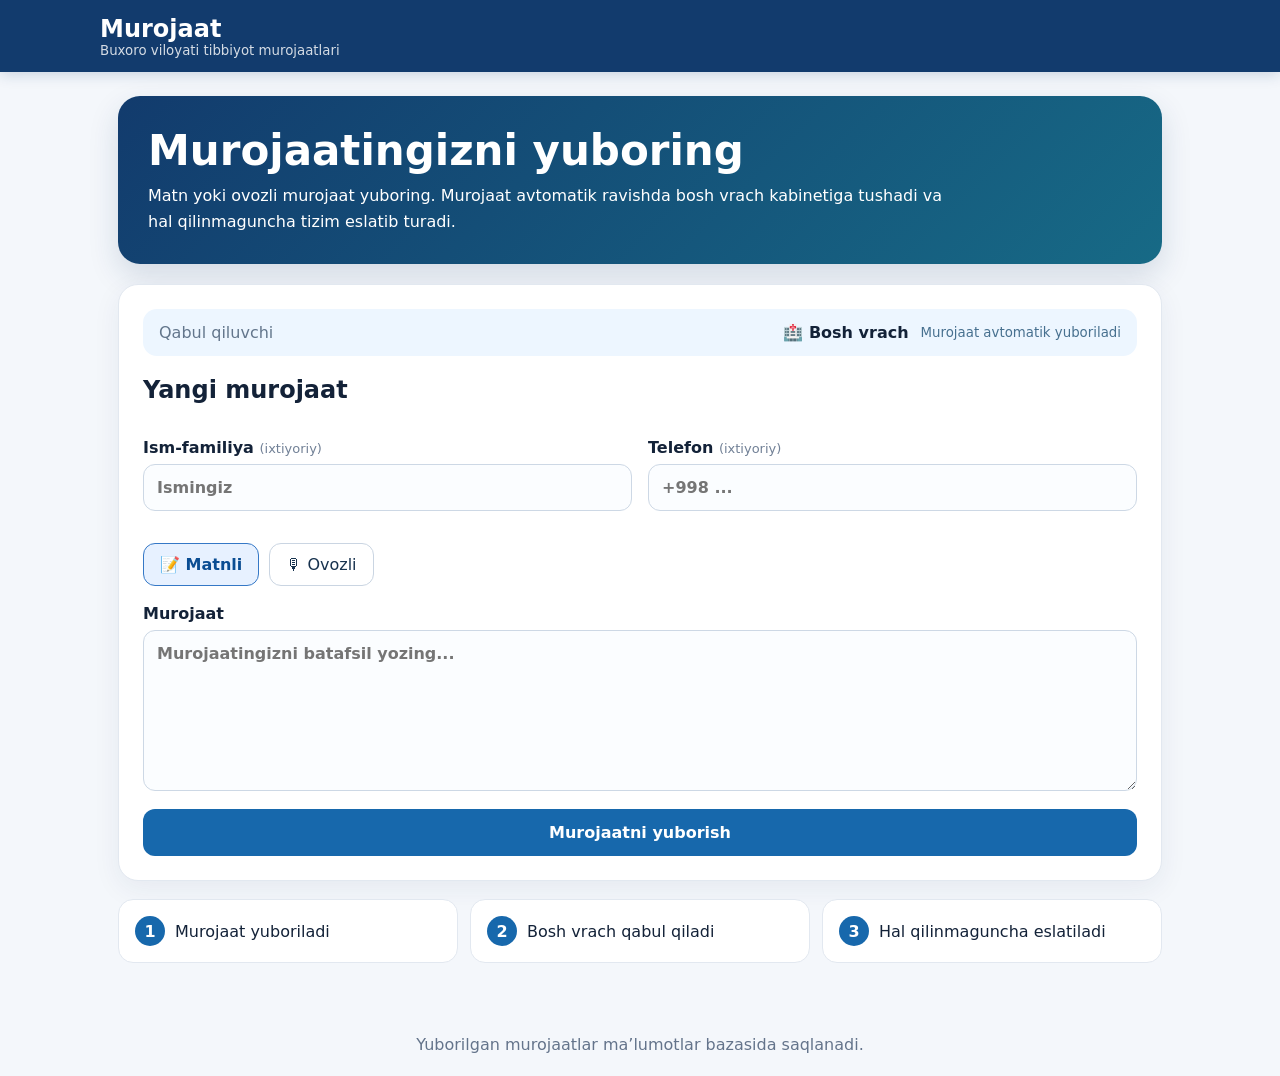
<file: index.html>
<!doctype html><html lang="uz"><head><meta charset="utf-8"><meta name="viewport" content="width=device-width,initial-scale=1,viewport-fit=cover"><meta name="theme-color" content="#123b6d"><title>Murojaat yuborish</title><link rel="manifest" href="./manifest.webmanifest"><link rel="stylesheet" href="./app.css"></head><body><header><div><b>Murojaat</b><small>Buxoro viloyati tibbiyot murojaatlari</small></div><button id="install" hidden>Ilovani o‘rnatish</button></header><main><section class="hero"><h1>Murojaatingizni yuboring</h1><p>Matn yoki ovozli murojaat yuboring. Murojaat avtomatik ravishda bosh vrach kabinetiga tushadi va hal qilinmaguncha tizim eslatib turadi.</p></section><section class="panel citizenOnly"><div class="receiver"><span>Qabul qiluvchi</span><b>🏥 Bosh vrach</b><small>Murojaat avtomatik yuboriladi</small></div><h2>Yangi murojaat</h2><div class="grid"><label>Ism-familiya <span>(ixtiyoriy)</span><input id="citizenName" autocomplete="name" placeholder="Ismingiz"></label><label>Telefon <span>(ixtiyoriy)</span><input id="citizenPhone" inputmode="tel" autocomplete="tel" placeholder="+998 ..."></label></div><div class="mode"><button id="textMode" class="chosen">📝 Matnli</button><button id="voiceMode">🎙 Ovozli</button></div><div id="textBox"><label>Murojaat<textarea id="message" rows="7" maxlength="4000" placeholder="Murojaatingizni batafsil yozing..."></textarea></label></div><div id="voiceBox" hidden><div class="rec"><button id="recordBtn">● Ovoz yozishni boshlash</button><b id="timer">00:00</b><audio id="preview" controls hidden></audio><p>Ovoz yozuvi 60 soniyagacha.</p></div></div><button id="submit" class="primary">Murojaatni yuborish</button><div id="result" class="notice" hidden></div></section><section class="infoStrip"><div><b>1</b><span>Murojaat yuboriladi</span></div><div><b>2</b><span>Bosh vrach qabul qiladi</span></div><div><b>3</b><span>Hal qilinmaguncha eslatiladi</span></div></section></main><footer>Yuborilgan murojaatlar ma’lumotlar bazasida saqlanadi.</footer><script src="./app.js"></script></body></html>
</file>
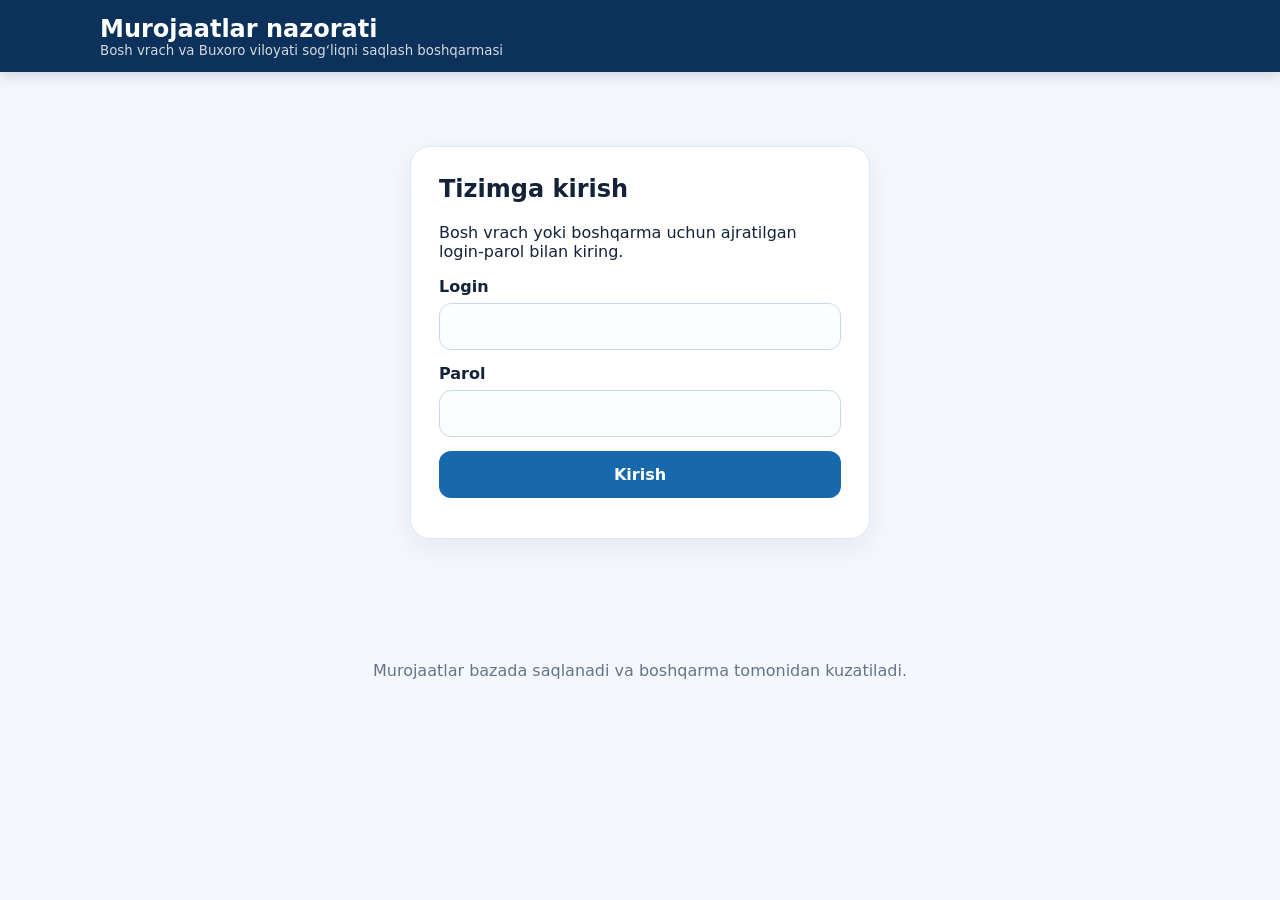
<file: portal.html>
<!doctype html><html lang="uz"><head><meta charset="utf-8"><meta name="viewport" content="width=device-width,initial-scale=1"><meta name="theme-color" content="#123b6d"><title>Murojaatlar nazorati</title><link rel="stylesheet" href="./app.css"></head><body><header class="portalTop"><div><b>Murojaatlar nazorati</b><small>Bosh vrach va Buxoro viloyati sog‘liqni saqlash boshqarmasi</small></div></header><main><section id="loginView" class="loginWrap"><div class="panel"><h2>Tizimga kirish</h2><p>Bosh vrach yoki boshqarma uchun ajratilgan login-parol bilan kiring.</p><label>Login<input id="login" autocomplete="username"></label><label>Parol<input id="password" type="password" autocomplete="current-password"></label><button id="loginBtn" class="primary">Kirish</button><div id="loginError" class="error"></div></div></section><section id="portalView" hidden><div class="portalLayout"><aside class="side"><h2 id="userName">Kabinet</h2><small id="userSpec"></small><span id="rolePill" class="rolePill"></span><button id="refresh">↻ Yangilash</button><button id="logout">Chiqish</button></aside><div><section class="panel"><div class="dashHead"><div><h2 id="dashTitle">Murojaatlar</h2><small id="lastUpdate"></small></div></div><div id="monitorBanner" class="monitorBanner" hidden>👁 Boshqarma rejimi: murojaatlar real vaqtda kuzatiladi. Holatni faqat bosh vrach o‘zgartiradi.</div><div class="stats"><div><b id="sAll">0</b><span>Jami</span></div><div><b id="sNew">0</b><span>Yangi</span></div><div><b id="sWork">0</b><span>Jarayonda</span></div><div><b id="sDone">0</b><span>Hal qilindi</span></div></div><div id="alerts"></div><div class="filter"><button data-filter="open" class="chosen">Ochiq</button><button data-filter="new">Yangi</button><button data-filter="in_progress">Jarayonda</button><button data-filter="resolved">Hal qilindi</button><button data-filter="all">Barchasi</button></div><div id="appeals" class="cards"></div></section></div></div></section></main><footer>Murojaatlar bazada saqlanadi va boshqarma tomonidan kuzatiladi.</footer><script src="./portal.js"></script></body></html>
</file>
<file: app.css>
*{box-sizing:border-box}body{margin:0;font-family:Inter,system-ui,-apple-system,Segoe UI,Arial;background:#f4f7fb;color:#132238}header{min-height:72px;padding:10px max(18px,calc((100% - 1080px)/2));display:flex;align-items:center;justify-content:space-between;background:#123b6d;color:white;box-shadow:0 2px 14px #123b6d33}header b{font-size:24px}header small{display:block;opacity:.82}button,input,select,textarea{font:inherit}button{cursor:pointer;border:1px solid #cad5e2;background:white;border-radius:12px;padding:11px 16px;color:#17324e}button:disabled{opacity:.55;cursor:not-allowed}main{max-width:1080px;margin:auto;padding:24px 18px 50px}.hero{background:linear-gradient(135deg,#123b6d,#176a86);color:white;padding:30px;border-radius:22px;box-shadow:0 12px 30px #15395f25}.hero h1{margin:0 0 8px;font-size:clamp(26px,5vw,42px)}.hero p{margin:0;max-width:800px;line-height:1.6}.panel{background:white;border:1px solid #e2e8f0;border-radius:20px;padding:24px;box-shadow:0 8px 28px #1b335511}.citizenOnly{margin-top:20px}.panel h2{margin-top:0}label{display:block;font-weight:650;margin:14px 0}label span{font-weight:400;color:#718096;font-size:13px}input,select,textarea{width:100%;margin-top:7px;border:1px solid #cdd8e5;border-radius:12px;padding:13px;background:#fbfdff;outline:none}input:focus,select:focus,textarea:focus{border-color:#2e75bb;box-shadow:0 0 0 3px #2e75bb17}.grid{display:grid;grid-template-columns:1fr 1fr;gap:16px}.mode,.filter{display:flex;gap:10px;margin:18px 0;flex-wrap:wrap}.chosen{background:#e7f1ff;border-color:#3578c6;color:#0a4d93;font-weight:700}.primary{background:#1768ac;color:white;border:0;font-weight:700;width:100%;padding:14px}.rec{border:2px dashed #bfd0e1;border-radius:16px;padding:22px;text-align:center}.rec #recordBtn{background:#fff0f0;color:#b51f2c}.rec b{display:block;font-size:28px;margin:15px}.notice{margin-top:16px;padding:14px;border-radius:12px;background:#e9f8ef;color:#17663a}.error{color:#b42318;margin:12px 0}.receiver{display:flex;align-items:center;gap:12px;padding:14px 16px;background:#edf6ff;border-radius:14px;margin-bottom:20px}.receiver span{color:#63768c}.receiver b{margin-left:auto}.receiver small{color:#47708f}.infoStrip{display:grid;grid-template-columns:repeat(3,1fr);gap:12px;margin-top:18px}.infoStrip div{background:white;border:1px solid #e2e8f0;border-radius:15px;padding:16px;display:flex;align-items:center;gap:10px}.infoStrip b{display:grid;place-items:center;width:30px;height:30px;border-radius:50%;background:#1768ac;color:white}.portalLayout{display:grid;grid-template-columns:260px 1fr;gap:18px;margin-top:20px}.side{background:#123b6d;color:white;border-radius:20px;padding:20px;height:max-content;position:sticky;top:18px}.side h2{margin:0}.side small{display:block;opacity:.8;margin:5px 0 22px}.side button{width:100%;margin-top:10px}.dashHead{display:flex;justify-content:space-between;align-items:center;gap:14px}.dashHead h2{margin-bottom:2px}.rolePill{display:inline-block;background:#e7f1ff;color:#0a4d93;border-radius:999px;padding:6px 10px;font-size:12px;font-weight:700}.stats{display:grid;grid-template-columns:repeat(4,1fr);gap:12px;margin:22px 0}.stats div{padding:17px;background:#f5f8fc;border-radius:15px;text-align:center}.stats b{display:block;font-size:28px}.stats span{font-size:13px;color:#65758b}.cards{display:grid;gap:14px}.card{border:1px solid #dce4ee;border-radius:16px;padding:18px;background:white}.cardTop{display:flex;justify-content:space-between;gap:10px}.badge{font-size:12px;padding:6px 10px;border-radius:999px;background:#edf2f7}.badge.new{background:#eaf2ff;color:#12549a}.badge.in_progress{background:#fff5d7;color:#835d00}.badge.resolved{background:#dcf8e8;color:#167044}.meta{color:#718096;font-size:13px;margin:8px 0}.actions{display:flex;gap:8px;flex-wrap:wrap;margin-top:12px}.actions .done{background:#13804b;color:white;border:0}.alert{padding:12px;margin:10px 0;background:#fff4db;border-left:4px solid #e9a800;border-radius:8px}.reminders{color:#a45b00;font-weight:700;font-size:13px}audio{width:100%}.loginWrap{max-width:460px;margin:50px auto}.loginWrap .panel{padding:28px}.portalTop{background:#0c315a}.monitorBanner{padding:13px 16px;background:#eef8f2;color:#17663a;border-radius:12px;margin:12px 0}footer{text-align:center;padding:22px;color:#64748b}@media(max-width:760px){header{padding:10px 14px}.grid{grid-template-columns:1fr}.panel{padding:18px}.hero{padding:23px}.receiver{display:block}.receiver>*{display:block;margin:3px 0!important}.infoStrip,.stats{grid-template-columns:1fr}.portalLayout{grid-template-columns:1fr}.side{position:static}.stats{grid-template-columns:repeat(2,1fr)}.cardTop{display:block}.cardTop .badge{display:inline-block;margin-top:6px}}
</file>
